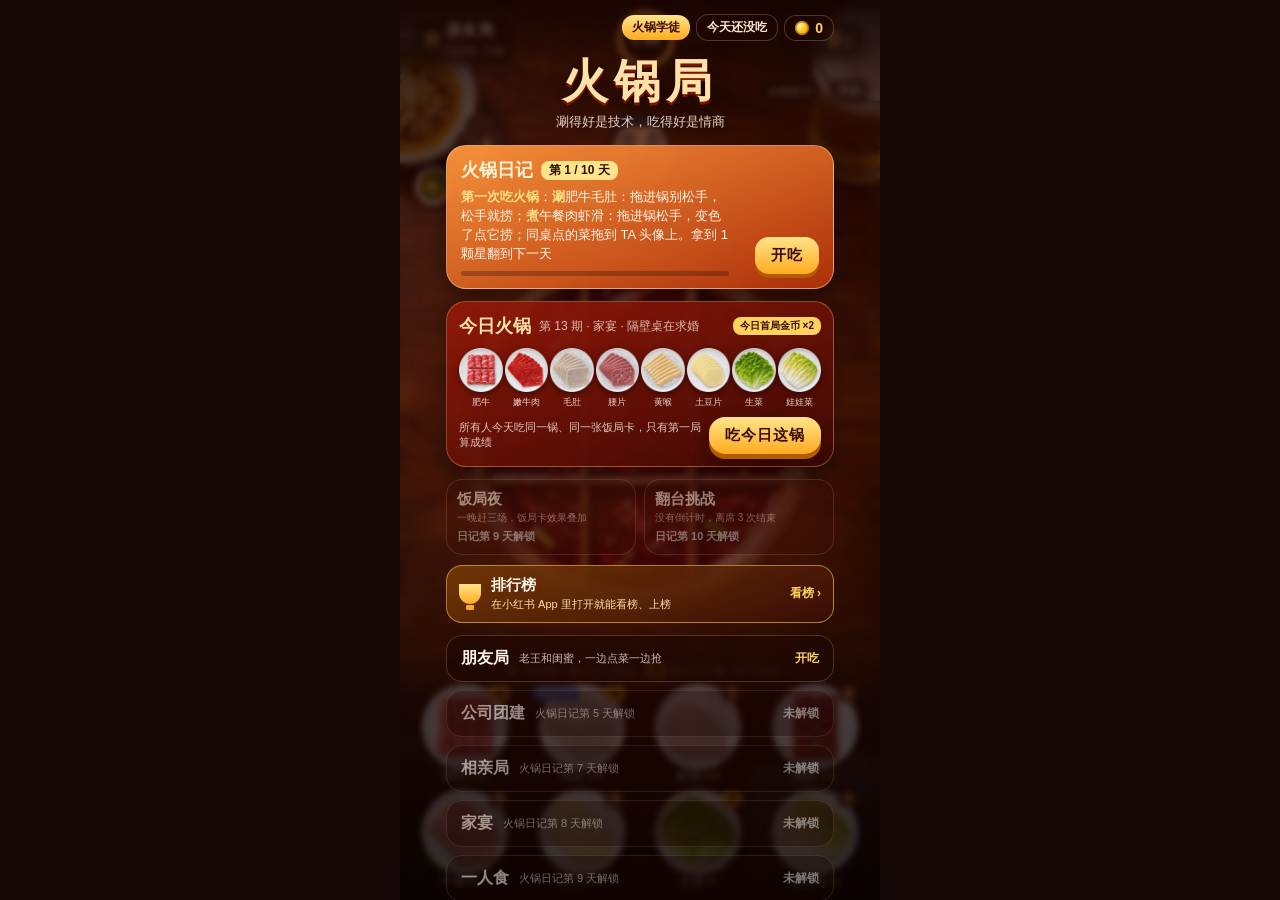
<file: index.html>
<!DOCTYPE html>
<html lang="zh-CN">
<head>
<meta charset="utf-8">
<meta name="viewport" content="width=device-width,initial-scale=1,maximum-scale=1,user-scalable=no,viewport-fit=cover">
<title>火锅局</title>
<link rel="icon" href="data:,">
<link rel="stylesheet" href="style.css">
</head>
<body>
<div id="app">
  <canvas id="cv"></canvas>

  <header id="hud" class="hud">
    <button id="btn-pause" class="pill scene" type="button" aria-label="暂停"><i class="pz"></i><span><b id="hud-scene">朋友局</b><small id="hud-sub">九宫格 · 川渝</small></span></button>
    <div id="timer" class="timer">
      <svg viewBox="0 0 40 40"><circle class="track" cx="20" cy="20" r="18"/><circle id="ring" class="ring" cx="20" cy="20" r="18"/></svg>
      <span id="time">1:00</span>
    </div>
    <div class="pill score"><span id="score">0</span><small>分</small>
      <div id="rec" class="rec hidden"><i><b id="rec-bar"></b></i><small id="rec-text"></small></div>
    </div>
  </header>
  <div id="combo" class="combo"></div>
  <div id="goal" class="goal"></div>
  <div id="tools" class="tools">
    <button id="btn-hint" class="tool" type="button">火候提示</button>
    <span id="pro" class="pro">老手 ×1.2</span>
    <button id="btn-sound" class="tool" type="button">声音</button>
  </div>

  <footer id="tray" class="tray">
    <div class="tray-tip"><em class="tag drop">煮</em>拖进锅，熟了点它捞起　<em class="tag swish">涮</em>按住上下涮，松手捞起</div>
    <div id="plates" class="plates"></div>
  </footer>

  <div id="event" class="event">
    <div class="ev-text"><b id="event-text"></b><small id="event-sub"></small></div>
    <button id="btn-toast" class="toast-btn" type="button">干杯</button>
  </div>

  <div id="coach" class="coach hidden">
    <small id="coach-title"></small>
    <p id="coach-text"></p>
    <button id="coach-btn" class="cta small hidden" type="button">开吃</button>
    <button id="coach-skip" class="skip" type="button">跳过教学</button>
  </div>

  <div id="msg" class="msg"></div>
  <div id="tip" class="tip"></div>

  <section id="intro" class="overlay hidden">
    <div class="card intro">
      <small id="i-sub">第一次玩</small>
      <h2 id="i-title"></h2>
      <ul id="i-list" class="i-list"></ul>
      <button id="btn-intro" class="cta small" type="button">明白了</button>
      <button id="btn-intro-back" class="link" type="button">返回首页</button>
    </div>
  </section>

  <!-- 暂停：局中点左上角，或按手机 / 小红书的返回键 -->
  <section id="pause" class="overlay hidden">
    <div class="card pause-card">
      <small id="pz-sub">暂停中</small>
      <h2>先放下筷子</h2>
      <p id="pz-text" class="sub"></p>
      <button id="btn-resume" class="cta small" type="button">继续吃</button>
      <div class="r-row">
        <button id="btn-restart" class="ghost" type="button">重新开始</button>
        <button id="btn-quit" class="ghost" type="button">回首页</button>
      </div>
    </div>
  </section>

  <!-- 首屏：JS 还没跑起来时就能看到标题和准备状态 -->
  <section id="loading" class="overlay">
    <div class="card">
      <h1>火锅局</h1>
      <p class="sub">涮得好是技术，吃得好是情商</p>
      <p id="loadtext" class="sub" role="status">正在烧锅底…若长时间没反应，请退出后重新打开</p>
      <div class="bar"><i id="loadbar"></i></div>
      <button id="btn-retry" class="cta small hidden" type="button">重试</button>
    </div>
  </section>

  <section id="home" class="overlay hidden">
    <div class="home">
      <div class="home-top">
        <span id="h-title" class="chip title-chip">火锅学徒</span>
        <span id="h-streak" class="chip"></span>
        <span class="chip coin-chip"><i class="coin"></i><b id="h-coins">0</b></span>
      </div>
      <h1 class="logo">火锅局</h1>
      <p class="sub">涮得好是技术，吃得好是情商</p>
      <div id="h-warn" class="warn hidden">当前小红书版本存不了进度，升级到最新版后再玩会自动保存</div>

      <button id="diary" class="diary" type="button">
        <span class="diary-head"><b>火锅日记</b><small id="dy-n">第 1 天</small><em id="dy-cap" class="bonus hidden">今天写满了</em></span>
        <span id="dy-text" class="dy-text"></span>
        <span class="diary-bar"><i id="dy-bar"></i></span>
        <span id="dy-go" class="dy-go">开吃</span>
      </button>

      <div id="daily" class="daily">
        <div class="daily-head"><b>今日火锅</b><small id="d-date"></small><em id="d-bonus" class="bonus">今日首局金币 ×2</em></div>
        <div id="d-menu" class="d-menu"></div>
        <div id="d-grid" class="d-grid hidden"></div>
        <div class="daily-foot"><small id="d-best">所有人今天吃同一锅，比比谁分高</small><button id="btn-daily" class="cta small" type="button">吃今日这锅</button></div>
        <div id="d-lock" class="lock hidden"></div>
      </div>

      <div id="modes" class="modes">
        <button id="btn-night" class="mode-card" type="button"><b>饭局夜</b><small>一晚赶三场，饭局卡效果叠加</small><em id="m-night"></em></button>
        <button id="btn-rush" class="mode-card" type="button"><b>翻台挑战</b><small>没有倒计时，离席 3 次结束</small><em id="m-rush"></em></button>
      </div>

      <button id="h-rank" class="rank-card hidden" type="button"><span class="rk-cup"></span><span class="rk-txt"><b>排行榜</b><small id="h-rank-text">剧本局 · 今日火锅 · 翻台挑战 · 饭局夜</small></span><em>看榜 ›</em></button>

      <div id="scenes" class="scenes"></div>

      <div class="home-nav">
        <button id="btn-shop" class="ghost" type="button">菜单 · 解锁</button>
        <button id="btn-codex" class="ghost" type="button">图鉴 · 成就</button>
      </div>
      <div class="home-nav">
        <button id="btn-code" class="ghost" type="button">输入挑战码</button>
      </div>
      <button id="btn-howto" class="link" type="button">怎么玩</button>
      <div id="h-ver" class="ver"></div>
    </div>
  </section>

  <section id="howto" class="overlay panel hidden">
    <div class="sheet">
      <div class="sheet-head"><b>怎么玩</b></div>
      <div class="how">
        <p><em class="tag drop">煮</em>拖进锅里<b>松手</b>，变色了<b>点它</b>捞起</p>
        <p><em class="tag swish">涮</em>拖进锅<b>别松手</b>，松手就捞起；毛肚上下提放 <b>7~8 次</b>最正宗</p>
        <p><em class="k">火候</em>看颜色和形状，圈<b>变绿</b>就是正好；吃生的扣分最多</p>
        <p><em class="k">九宫格</em><b>中间火最大</b>，四个角最小</p>
        <p><em class="k">点单</em>同桌头顶冒出想吃的菜，涮好了<b>按住拖到 TA 头像上</b>；点一下是自己吃</p>
        <p><em class="k">护食</em>同桌的筷子伸过来，<b>点它</b>挡开</p>
        <p><em class="k">讲话</em>有人讲话时<b>别动筷子</b>；有人举杯要<b>干杯</b></p>
        <p><em class="k">新菜</em>每道解锁的菜都有<b>自己的吃法</b>：嫩牛肉要抖散、鹅肠别提、腰片要大火、牛肉丸会爆汁……第一次下锅会提示</p>
        <p><em class="k">火锅日记</em>每天学一样新本事，拿到星星就翻到下一天（前 3 天 1 颗，之后 2 颗），一天最多翻 3 天</p>
        <p><em class="k">饭局卡</em>每局开吃前<b>三选一</b>：规则会变，完成卡上目标拿<b>第三颗星</b></p>
        <p><em class="k">饭局夜</em>一晚赶三场：朋友局→团建→家宴，选过的卡<b>一路叠加</b></p>
        <p><em class="k">翻台</em>没有倒计时，同桌等不到菜会<b>离席</b>，走 3 个就结束</p>
        <p><em class="k">人格</em>你怎么吃、怎么照顾人，决定你是<b>哪种饭搭子</b>；图鉴里有线索</p>
        <p><em class="k">得分</em>连续完美有连击；关掉火候提示得分 <b>×1.2</b></p>
        <p><em class="k">别贪多</em>一格最多 <b>2 块</b>；菜下太多汤会不滚</p>
        <p><em class="k">换着吃</em>同一道菜一局吃 <b>3 块</b>以内满分，再吃就腻了；<b>越贵的菜分越高</b></p>
        <p><em class="k">今日火锅</em>所有人吃同一锅，只有第一局算成绩；两星以上送<b>补签卡</b>，断一天打卡也能续上</p>
        <p><em class="k">挑战码</em>结算卡上的 9 位码发给朋友，TA 输入就能打<b>同一锅</b>跟你比分</p>
      </div>
      <button id="btn-tutorial" class="cta small" type="button">重看新手教学</button>
      <button class="ghost close" data-close="howto" type="button">返回</button>
    </div>
  </section>

  <section id="shop" class="overlay panel hidden">
    <div class="sheet">
      <div class="sheet-head"><b>菜单 · 解锁</b><span class="chip coin-chip"><i class="coin"></i><b id="s-coins">0</b></span></div>
      <p class="sheet-sub">点菜品选择带不带上桌（<b id="s-count">0</b> / 8），荤素都带上有加分。每道解锁的菜都有<b>自己的吃法</b>。</p>
      <div id="s-list" class="s-list"></div>
      <button class="ghost close" data-close="shop" type="button">返回</button>
    </div>
  </section>

  <section id="codex" class="overlay panel hidden">
    <div class="sheet">
      <div class="sheet-head"><b>图鉴</b><span id="c-title" class="chip title-chip"></span></div>
      <p id="c-next" class="sheet-sub"></p>
      <div class="tabs"><button class="tab on" data-tab="per" type="button">饭局人格</button><button class="tab" data-tab="dex" type="button">菜品图鉴</button><button class="tab" data-tab="mom" type="button">朋友圈</button><button class="tab" data-tab="ach" type="button">成就</button></div>
      <div id="c-mom" class="c-list hidden"></div>
      <div id="c-per" class="c-list"></div>
      <div id="c-dex" class="c-list hidden"></div>
      <div id="c-ach" class="c-list hidden"></div>
      <button class="ghost close" data-close="codex" type="button">返回</button>
    </div>
  </section>

  <section id="flip" class="overlay hidden">
    <div class="flip-card" id="flip-card">
      <div class="flip-art" id="flip-art"></div>
      <small id="flip-sub">本局饭局卡</small>
      <b id="flip-name"></b>
      <p id="flip-rule"></p>
      <p class="flip-goal">★★★ 目标：<span id="flip-goal"></span></p>
      <em>点一下开吃</em>
    </div>
  </section>

  <section id="choose" class="overlay hidden">
    <div class="choose">
      <small id="ch-sub">本局饭局卡 · 挑一张</small>
      <div id="ch-stack" class="ch-stack hidden"></div>
      <div id="ch-list" class="ch-list"></div>
      <button id="ch-back" class="link" type="button">返回首页</button>
    </div>
  </section>

  <section id="night" class="overlay hidden">
    <div class="card night-card">
      <small id="nt-sub">饭局夜</small>
      <h2 id="nt-score"></h2>
      <p id="nt-text" class="sub"></p>
      <div id="nt-tables" class="nt-tables"></div>
      <button id="btn-next-table" class="cta small" type="button">去下一桌</button>
      <button id="btn-night-quit" class="link" type="button">不吃了，回首页</button>
    </div>
  </section>

  <section id="codebox" class="overlay panel hidden">
    <div class="sheet">
      <div class="sheet-head"><b id="cb-title">挑战码</b></div>
      <div id="cb-show" class="hidden">
        <div id="cb-code" class="cb-code"></div>
        <p id="cb-text" class="sheet-sub"></p>
        <button id="cb-post" class="cta" type="button">发笔记邀请挑战</button>
      </div>
      <div id="cb-input" class="hidden">
        <p class="sheet-sub">朋友结算卡底部印着 9 位挑战码，输进来就能打<b>同一锅</b>，菜单、锅底、饭局卡、事件都一样</p>
        <input id="cb-field" class="cb-field" type="text" maxlength="11" placeholder="例如 3K9-QW2-7ZX" autocomplete="off" autocapitalize="characters" spellcheck="false">
        <p id="cb-err" class="cb-err"></p>
        <button id="cb-go" class="cta" type="button">开吃这一锅</button>
      </div>
      <div id="cb-make" class="hidden">
        <p class="sheet-sub">这局是你自选的菜单，朋友没法打同一锅。<b>出一道挑战题</b>：用随机菜单在同一个剧本吃一局，吃完就生成挑战码。</p>
        <button id="cb-start" class="cta" type="button">出一道挑战题</button>
      </div>
      <button id="cb-back" class="ghost close" type="button">返回</button>
    </div>
  </section>

  <section id="rank" class="overlay panel hidden">
    <div class="sheet">
      <div class="sheet-head"><button class="hd-back" data-close="rank" type="button">‹ 返回</button><b>排行榜</b></div>
      <div class="tabs"><button class="tab on" data-rk="round" type="button">剧本局</button><button class="tab" data-rk="daily" type="button">今日火锅</button><button class="tab" data-rk="rush" type="button">翻台</button><button class="tab" data-rk="night" type="button">饭局夜</button></div>
      <div id="rk-per" class="rk-per hidden"></div>
      <div id="rk-body" class="c-list"></div>
      <div id="rk-me" class="rk-me hidden"></div>
      <button class="ghost close" data-close="rank" type="button">返回</button>
    </div>
  </section>

  <section id="pair" class="overlay panel hidden">
    <div class="sheet">
      <div class="sheet-head"><b>测测饭搭子</b></div>
      <p class="sheet-sub">你朋友测出来是哪种人格？选一个，生成你们俩的配对卡</p>
      <div id="p-list" class="p-list"></div>
      <img id="p-img" class="r-img hidden" alt="饭搭子配对卡">
      <button id="p-save" class="cta hidden" type="button">保存配对卡</button>
      <button class="ghost close" data-close="pair" type="button">返回</button>
    </div>
  </section>

  <section id="result" class="overlay hidden">
    <div class="result-wrap">
      <!-- 第一屏：先告诉玩家「你是谁」（最想分享的东西），再给「再来一局」和「发给饭搭子」 -->
      <div class="r-top">
        <small id="r-label"></small>
        <div id="r-persona" class="r-persona">
          <small>经鉴定，你是</small>
          <b id="r-pname"></b>
          <p id="r-pline"></p>
          <em id="r-prare" class="r-prare"></em>
        </div>
        <div class="r-sum"><span class="r-score"><b id="r-score">0</b><span>分</span></span><span id="r-stars" class="r-stars"></span></div>
        <div id="r-chal" class="r-chal"></div>
        <div id="r-rec" class="r-rec"></div>
      </div>
      <div id="r-vs" class="r-vs hidden"></div>
      <button id="btn-again" class="cta again" type="button">再来一局</button>
      <button id="btn-invite" class="invite" type="button">发给饭搭子，看 TA 是什么人格</button>
      <button id="r-rank" class="r-rank hidden" type="button"></button>
      <div id="r-day" class="r-day hidden"></div>
      <button id="r-next" class="r-next hidden" type="button"><span id="r-next-text"></span><i><b id="r-next-bar"></b></i></button>
      <div id="r-loss" class="r-loss hidden"></div>
      <div class="r-row">
        <button id="btn-post" class="ghost hot" type="button">发笔记</button>
        <button id="btn-save" class="ghost" type="button">保存</button>
        <button id="btn-challenge" class="ghost" type="button">挑战好友</button>
        <button id="btn-home" class="ghost" type="button">回首页</button>
      </div>
      <img id="r-img" class="r-img" alt="饭局报告">
      <p id="save-tip" class="save-tip"></p>
      <div id="r-ai" class="r-ai hidden"></div>
      <div id="r-near" class="r-near hidden"></div>
      <div id="r-moments" class="r-moments"></div>
      <div id="rewards" class="rewards"></div>
      <div class="r-row">
        <button id="btn-share" class="ghost hidden" type="button">私信给好友</button>
        <button id="btn-pair" class="ghost" type="button">测饭搭子</button>
      </div>
      <button id="btn-home2" class="ghost wide" type="button">回首页</button>
    </div>
  </section>
</div>
<script src="js/config.js"></script>
<script src="js/platform.js"></script>
<script src="js/fx.js"></script>
<script src="js/audio.js"></script>
<script src="js/game.js"></script>
<script src="js/table.js"></script>
<script src="js/cards.js"></script>
<script src="js/moments.js"></script>
<script src="js/meta.js"></script>
<script src="js/progress.js"></script>
<script src="js/card.js"></script>
<script src="js/tutorial.js"></script>
<script src="js/main.js"></script>
</body>
</html>
</file>
<file: style.css>
* { box-sizing: border-box; margin: 0; padding: 0; -webkit-tap-highlight-color: transparent; }
html, body { height: 100%; background: #140604; overflow: hidden; }
body {
  font-family: "PingFang SC", "Hiragino Sans GB", "Microsoft YaHei", sans-serif;
  color: #fff6ea; -webkit-user-select: none; user-select: none; -webkit-touch-callout: none;
}
#app { position: relative; width: 100%; max-width: 480px; height: 100%; margin: 0 auto; overflow: hidden; }
#cv, .tray, .hud, .tools { touch-action: none; }
#cv { position: absolute; left: 0; top: 0; display: block; }

/* ---------- 顶部 HUD ---------- */
.hud {
  position: absolute; left: 0; right: 0; top: 0; z-index: 2;
  display: flex; align-items: center; justify-content: space-between;
  padding: 10px 14px 8px;
  padding: calc(10px + env(safe-area-inset-top)) 14px 8px;
  background: linear-gradient(rgba(20,4,2,0.75), rgba(20,4,2,0));
  pointer-events: none;
}
.pill {
  min-width: 92px; padding: 6px 12px; border-radius: 16px;
  background: rgba(30,8,4,0.55); border: 1px solid rgba(255,200,140,0.22);
  box-shadow: inset 0 1px 0 rgba(255,255,255,0.08), 0 4px 14px rgba(0,0,0,0.35);
  -webkit-backdrop-filter: blur(8px); backdrop-filter: blur(8px);
}
.pill.scene b { display: block; font-size: 15px; letter-spacing: 1px; }
.pill.scene small { font-size: 10px; opacity: 0.7; }
.pill.score { text-align: right; }
.pill.score span { font-size: 22px; font-weight: 900; color: #ffd35c; font-variant-numeric: tabular-nums; }
.pill.score small { margin-left: 2px; font-size: 11px; opacity: 0.75; }

.timer { position: relative; width: 58px; height: 58px; }
.timer svg { width: 100%; height: 100%; transform: rotate(-90deg); }
.timer circle { fill: rgba(30,8,4,0.6); stroke-width: 3.5; }
.timer .track { stroke: rgba(255,255,255,0.12); }
.timer .ring { fill: none; stroke: #ffb347; stroke-linecap: round; stroke-dasharray: 113; stroke-dashoffset: 0; transition: stroke 0.3s; }
.timer span { position: absolute; left: 0; top: 0; right: 0; bottom: 0; display: flex; align-items: center; justify-content: center; font-weight: 900; font-size: 15px; font-variant-numeric: tabular-nums; }
.timer.urgent .ring { stroke: #ff4b3a; }
.timer.urgent span { color: #ff6b5a; animation: pulse 0.6s infinite alternate; }
@keyframes pulse { to { transform: scale(1.12); } }

.combo {
  position: absolute; z-index: 2; left: 50%; top: 76px; top: calc(76px + env(safe-area-inset-top)); transform: translate(-50%, -6px) scale(0.8);
  padding: 3px 14px; border-radius: 12px; font-weight: 900; font-size: 14px; color: #2a0b00;
  background: linear-gradient(#ffe27a, #ffb000); opacity: 0; transition: all 0.2s; pointer-events: none;
}
.combo.show { opacity: 1; transform: translate(-50%, 0) scale(1); }

.tools { position: absolute; z-index: 2; right: 10px; top: 82px; top: calc(82px + env(safe-area-inset-top)); display: flex; flex-direction: row; align-items: center; }
.tools .tool, .tools .pro { margin-left: 6px; }
.tool {
  font: inherit; font-size: 11px; color: #fff3df; padding: 5px 9px; border-radius: 10px;
  background: rgba(30,8,4,0.55); border: 1px solid rgba(255,200,140,0.22);
}
.tool.off { opacity: 0.45; text-decoration: line-through; }
.pro { font-size: 10px; font-weight: 900; text-align: center; color: #3a0d00; padding: 3px 6px; border-radius: 8px; background: linear-gradient(#ffe48a, #ffab1f); display: none; }
.pro.show { display: block; }

/* 突发事件横幅 */
.event {
  position: absolute; z-index: 3; left: 50%; bottom: 200px;
  transform: translate(-50%, 20px); opacity: 0; pointer-events: none; transition: all 0.25s;
  display: flex; align-items: center; min-width: 230px; max-width: 92%; padding: 8px 14px; border-radius: 16px; text-align: left;
  background: linear-gradient(160deg, rgba(150,25,8,0.95), rgba(70,10,3,0.95));
  border: 1px solid rgba(255,200,140,0.4); box-shadow: 0 10px 26px rgba(0,0,0,0.5);
}
.event.show { opacity: 1; transform: translate(-50%, 0); }
.event b { display: block; font-size: 14px; color: #ffe2a8; white-space: nowrap; }
.event small { display: block; font-size: 11px; opacity: 0.8; margin-top: 2px; }
.event.fire { background: linear-gradient(160deg, rgba(230,80,10,0.96), rgba(120,20,0,0.96)); }
.event.soup { background: linear-gradient(160deg, rgba(90,60,40,0.95), rgba(40,22,12,0.95)); }
.toast-btn {
  display: none; flex: none; margin: 0 0 0 12px; padding: 9px 18px; border: 0; border-radius: 14px;
  font: inherit; font-size: 17px; font-weight: 900; letter-spacing: 4px; color: #3a0d00;
  background: linear-gradient(#ffe48a, #ffab1f); box-shadow: 0 4px 0 #b35b00;
  animation: pulse 0.45s infinite alternate;
}
.event.toast { pointer-events: auto; }
.event.toast .toast-btn { display: block; }
.event .bar-t { display: block; height: 3px; margin-top: 6px; border-radius: 2px; background: rgba(255,255,255,0.15); overflow: hidden; }
.event .bar-t i { display: block; height: 100%; background: #ffd35c; }

/* ---------- 底部菜盘 ---------- */
.tray {
  position: absolute; z-index: 2; left: 0; right: 0; bottom: 0;
  padding: 8px 10px 10px;
  padding: 8px 10px calc(10px + env(safe-area-inset-bottom));
  background: linear-gradient(rgba(25,7,3,0), rgba(25,7,3,0.82) 22%, rgba(18,5,2,0.95));
}
.tray-tip { text-align: center; font-size: 11px; opacity: 0.85; margin: 8px 0 6px; }
.tag { display: inline-block; font-style: normal; font-weight: 900; font-size: 10px; padding: 1px 5px; margin: 0 3px 0 0; border-radius: 6px; vertical-align: 1px; }
.tag.drop { background: #5a2a10; color: #ffcf8a; }
.tag.swish { background: #ffab1f; color: #3a0d00; }
.plate { position: relative; }
.plate .tag { position: absolute; top: 2px; right: 8%; }
.plates { display: grid; grid-template-columns: repeat(4, 1fr); grid-gap: 4px 6px; }
.plate { display: flex; flex-direction: column; align-items: center; touch-action: none; cursor: grab; }
.plate img { width: 100%; max-width: 86px; height: auto; filter: drop-shadow(0 5px 6px rgba(0,0,0,0.5)); transition: transform 0.15s; pointer-events: none; }
.plate span { font-size: 12px; font-weight: 700; margin-top: -2px; text-shadow: 0 1px 3px #000; }
.plate.pressed img { transform: scale(0.9) translateY(3px); }

/* ---------- 浮层 ---------- */
.overlay {
  position: absolute; left: 0; top: 0; right: 0; bottom: 0; z-index: 5; display: flex; align-items: center; justify-content: center;
  background: radial-gradient(circle at 50% 40%, rgba(60,10,4,0.55), rgba(8,2,1,0.85));
  -webkit-backdrop-filter: blur(3px); backdrop-filter: blur(3px);
  transition: opacity 0.3s;
}
.overlay.hidden { opacity: 0; pointer-events: none; }
.card {
  width: 84%; max-width: 340px; padding: 26px 22px 22px; border-radius: 24px; text-align: center;
  background: linear-gradient(160deg, rgba(120,20,8,0.92), rgba(50,8,3,0.95));
  border: 1px solid rgba(255,190,120,0.3);
  box-shadow: 0 20px 50px rgba(0,0,0,0.6), inset 0 1px 0 rgba(255,255,255,0.12);
}
.card h1 { font-size: 40px; font-weight: 900; letter-spacing: 4px; color: #ffe2a8; text-shadow: 0 3px 0 #7a1400, 0 6px 16px rgba(0,0,0,0.5); }
.card .sub { margin-top: 6px; font-size: 13px; opacity: 0.85; }
.rules { list-style: none; margin: 18px 0 20px; text-align: left; font-size: 13px; line-height: 1.5; }
.rules li { padding: 7px 10px; margin-bottom: 6px; border-radius: 10px; background: rgba(0,0,0,0.22); }
.rules b { color: #ffd35c; }
.cta {
  width: 100%; padding: 13px 0; border: 0; border-radius: 16px; font: inherit; font-size: 18px; font-weight: 900; letter-spacing: 6px;
  color: #3a0d00; background: linear-gradient(#ffe48a, #ffab1f); box-shadow: 0 5px 0 #b35b00, 0 10px 20px rgba(0,0,0,0.4);
}
.cta:active { transform: translateY(3px); box-shadow: 0 2px 0 #b35b00; }
.bar { margin-top: 16px; height: 6px; border-radius: 3px; background: rgba(255,255,255,0.12); overflow: hidden; }
.bar i { display: block; height: 100%; width: 0; background: linear-gradient(90deg, #ff8a3d, #ffd35c); transition: width 0.2s; }

.result .eyebrow { font-size: 11px; letter-spacing: 3px; opacity: 0.7; }
.result h1 { font-size: 36px; margin-top: 2px; }
.result .big { margin: 14px 0 10px; }
.result .big span { font-size: 46px; font-weight: 900; color: #ffd35c; font-variant-numeric: tabular-nums; }
.result .big small { font-size: 14px; opacity: 0.7; margin-left: 2px; }
.stats { display: grid; grid-template-columns: repeat(3, 1fr); grid-gap: 8px; margin-bottom: 18px; }
.stats div { padding: 8px 2px; border-radius: 10px; background: rgba(0,0,0,0.25); }
.stats b { display: block; font-size: 20px; font-variant-numeric: tabular-nums; }
.stats span { font-size: 10px; opacity: 0.75; }

/* ---------- 新手引导 ---------- */
.coach {
  position: absolute; z-index: 4; left: 12px; right: 12px; bottom: 220px;
  padding: 12px 16px 10px; border-radius: 18px; text-align: center;
  background: rgba(20,5,2,0.86); border: 1px solid rgba(255,200,140,0.35);
  box-shadow: 0 10px 30px rgba(0,0,0,0.5); transition: opacity 0.25s, transform 0.25s;
  -webkit-backdrop-filter: blur(6px); backdrop-filter: blur(6px);
}
.coach.hidden { opacity: 0; transform: translateY(12px); pointer-events: none; }
.coach small { display: block; font-size: 11px; letter-spacing: 1px; color: #ffb347; font-weight: 800; }
.coach p { margin-top: 4px; font-size: 15px; line-height: 1.5; }
.coach p b { color: #ffd35c; }
.coach .skip { margin-top: 6px; font: inherit; font-size: 11px; color: rgba(255,240,220,0.55); background: none; border: 0; padding: 4px 10px; }
.cta.small { margin-top: 10px; padding: 10px 0; font-size: 16px; }
.cta.hidden { display: none; }
.plate.glow img { animation: glow 0.8s infinite alternate; }
@keyframes glow {
  from { filter: drop-shadow(0 0 0 rgba(255,200,60,0)); transform: scale(1); }
  to { filter: drop-shadow(0 0 12px rgba(255,200,60,0.95)); transform: scale(1.06); }
}

/* ---------- 开始页 ---------- */
.best { margin: -6px 0 12px; font-size: 12px; color: #ffd35c; min-height: 1px; }
.link { margin-top: 12px; font: inherit; font-size: 13px; color: rgba(255,240,220,0.75); background: none; border: 0; text-decoration: underline; padding: 6px; }

/* ---------- 结算卡 ---------- */
.result-wrap { width: 88%; max-width: 380px; text-align: center; }
.r-img { display: block; width: 100%; max-height: 62vh; -o-object-fit: contain; object-fit: contain; border-radius: 18px; box-shadow: 0 18px 50px rgba(0,0,0,0.65); -webkit-touch-callout: default; }
.save-tip { min-height: 18px; margin: 8px 0 4px; font-size: 12px; color: #ffd35c; }
.r-actions .cta { margin-top: 4px; }
.r-row { display: flex; margin-top: 10px; }
.r-row .ghost + .ghost { margin-left: 10px; }
.ghost {
  flex: 1; padding: 11px 0; border-radius: 14px; font: inherit; font-size: 15px; font-weight: 800; color: #ffe2a8;
  background: rgba(255,255,255,0.06); border: 1px solid rgba(255,200,140,0.4);
}
.ghost.hidden { display: none; }

/* ---------- 提示条 ---------- */
.msg {
  position: absolute; z-index: 9; left: 50%; top: 45%; transform: translate(-50%, -50%) scale(0.9);
  padding: 10px 18px; border-radius: 14px; font-size: 14px; font-weight: 700; max-width: 86%; text-align: center;
  background: rgba(0,0,0,0.78); opacity: 0; pointer-events: none; transition: all 0.2s;
}
.msg.show { opacity: 1; transform: translate(-50%, -50%) scale(1); }

/* ---------- 首页 ---------- */
.overlay { touch-action: pan-y; }
#home, .panel { align-items: flex-start; overflow-y: auto; -webkit-overflow-scrolling: touch; }
.home { width: 100%; max-width: 420px; margin: 0 auto; padding: 14px 16px 24px; padding-top: calc(14px + var(--inset-top, 0px)); text-align: center; }
.home-top { display: flex; align-items: center; justify-content: flex-end; flex-wrap: wrap; }
.home-top .chip { margin-left: 6px; }
.chip { display: inline-flex; align-items: center; padding: 4px 10px; border-radius: 12px; font-size: 12px; font-weight: 700;
  background: rgba(30,8,4,0.6); border: 1px solid rgba(255,200,140,0.25); color: #ffe9cf; }
.title-chip { color: #3a0d00; background: linear-gradient(#ffe48a, #ffab1f); border: 0; }
.coin-chip b { margin-left: 4px; color: #ffd35c; font-size: 14px; font-variant-numeric: tabular-nums; }
.coin { display: inline-block; width: 14px; height: 14px; border-radius: 50%; vertical-align: -2px; margin-right: 2px;
  background: radial-gradient(circle at 35% 35%, #fff3b0, #ffc21a 45%, #d98a00); box-shadow: inset 0 0 0 1.5px rgba(150,80,0,0.6); }
.logo { margin-top: 10px; font-size: 46px; font-weight: 900; letter-spacing: 6px; color: #ffe2a8; text-shadow: 0 3px 0 #7a1400, 0 8px 20px rgba(0,0,0,0.6); }
.home .sub { font-size: 13px; opacity: 0.85; margin-bottom: 14px; }

.daily { padding: 12px 12px 12px; border-radius: 20px; text-align: left;
  background: linear-gradient(160deg, rgba(150,25,8,0.92), rgba(60,9,3,0.95)); border: 1px solid rgba(255,190,120,0.35);
  box-shadow: 0 12px 30px rgba(0,0,0,0.5); }
.daily-head { display: flex; align-items: center; }
.daily-head b { font-size: 18px; color: #ffe2a8; }
.daily-head small { margin-left: 8px; font-size: 12px; opacity: 0.75; }
.bonus { margin-left: auto; font-style: normal; font-size: 10px; font-weight: 900; padding: 2px 7px; border-radius: 8px; color: #3a0d00; background: #ffd35c; }
.d-menu { display: grid; grid-template-columns: repeat(8, 1fr); grid-gap: 2px; margin: 10px 0 8px; }
.d-item { text-align: center; }
.d-item img { width: 100%; height: auto; filter: drop-shadow(0 2px 3px rgba(0,0,0,0.5)); }
.d-item small { display: block; font-size: 9px; opacity: 0.85; white-space: nowrap; }
.daily-foot { display: flex; align-items: center; }
.daily-foot small { flex: 1; font-size: 11px; opacity: 0.8; padding-right: 8px; }
.daily-foot .cta.small { width: auto; margin: 0; padding: 9px 16px; letter-spacing: 1px; font-size: 15px; }

.scenes { margin-top: 12px; }
.scene-card { display: flex; align-items: center; width: 100%; margin-bottom: 8px; padding: 12px 14px; border-radius: 16px; text-align: left;
  font: inherit; color: #fff6ea; background: rgba(30,8,4,0.62); border: 1px solid rgba(255,200,140,0.22); }
.scene-card b { font-size: 16px; margin-right: 10px; white-space: nowrap; }
.scene-card small { flex: 1; font-size: 11px; opacity: 0.75; }
.scene-card em { font-style: normal; font-size: 12px; font-weight: 800; color: #ffd35c; white-space: nowrap; margin-left: 8px; }
.scene-card.locked { opacity: 0.55; }
.scene-card.locked em { color: #ccc; }
.home-nav { display: flex; margin-top: 4px; }
.home-nav .ghost + .ghost { margin-left: 10px; }

/* ---------- 商店 / 图鉴 面板 ---------- */
.sheet { width: 100%; max-width: 440px; margin: 0 auto; padding: 16px 14px 24px; padding-top: calc(16px + var(--inset-top, 0px)); }
.sheet-head { display: flex; align-items: center; justify-content: space-between; }
.sheet-head > b { font-size: 22px; color: #ffe2a8; }
.sheet-sub { margin: 8px 0 12px; font-size: 12px; opacity: 0.8; line-height: 1.5; }
.sheet-sub b { color: #ffd35c; }
.s-list { display: grid; grid-template-columns: repeat(2, 1fr); grid-gap: 10px; }
.s-item { position: relative; padding: 10px 8px 10px; border-radius: 16px; text-align: center; background: rgba(30,8,4,0.6); border: 2px solid rgba(255,200,140,0.15); }
.s-item img { width: 72%; height: auto; filter: drop-shadow(0 4px 5px rgba(0,0,0,0.5)); }
.s-item b { display: block; margin-top: 2px; font-size: 15px; }
.s-item b .tag { vertical-align: 2px; }
.s-item small { display: block; font-size: 10px; opacity: 0.7; margin-top: 2px; }
.s-item .state { display: inline-block; margin-top: 6px; padding: 4px 12px; border-radius: 10px; font-size: 12px; font-weight: 800; background: rgba(255,255,255,0.08); }
.s-item.on { border-color: #ffb347; background: rgba(120,30,6,0.7); }
.s-item.on .state { color: #3a0d00; background: linear-gradient(#ffe48a, #ffab1f); }
.s-item.locked img { filter: grayscale(0.85) brightness(0.6); }
.s-item.locked .state { color: #ffd35c; border: 1px solid rgba(255,211,92,0.5); }
.close { display: block; width: 100%; margin-top: 16px; }

.tabs { display: flex; margin-bottom: 10px; border-radius: 12px; background: rgba(0,0,0,0.3); padding: 3px; }
.tab { flex: 1; padding: 8px 0; border: 0; border-radius: 10px; font: inherit; font-size: 13px; font-weight: 800; color: rgba(255,240,220,0.6); background: none; }
.tab.on { color: #3a0d00; background: linear-gradient(#ffe48a, #ffab1f); }
.c-list.hidden { display: none; }
.c-row { display: flex; align-items: center; padding: 8px 10px; margin-bottom: 6px; border-radius: 14px; background: rgba(30,8,4,0.6); text-align: left; }
.c-row img { width: 44px; height: 44px; -o-object-fit: contain; object-fit: contain; margin-right: 10px; }
.c-row.dim { opacity: 0.5; }
.c-info { flex: 1; }
.c-info b { font-size: 14px; }
.c-info small { display: block; font-size: 11px; opacity: 0.7; margin-top: 1px; }
.prog { display: block; height: 4px; margin-top: 5px; border-radius: 2px; background: rgba(255,255,255,0.12); overflow: hidden; }
.prog i { display: block; height: 100%; background: linear-gradient(90deg, #ff8a3d, #ffd35c); }
.badge { font-style: normal; font-size: 10px; font-weight: 900; padding: 1px 6px; border-radius: 6px; margin-left: 4px; vertical-align: 1px; }
.badge.b0 { background: #b86b3a; color: #fff; } .badge.b1 { background: #cfd6de; color: #333; } .badge.b2 { background: #ffd35c; color: #3a0d00; }
.c-row.ach .state { font-size: 12px; font-weight: 800; color: #ffd35c; white-space: nowrap; }
.c-row.ach.done { background: rgba(120,30,6,0.7); }
.c-row.ach.done .state { color: #7dff9a; }
.c-row.ach:not(.done) { opacity: 0.75; }

/* ---------- 结算奖励 ---------- */
#result { overflow-y: auto; align-items: flex-start; }
.result-wrap { margin: 0 auto; padding: 16px 0 24px; padding-top: calc(16px + var(--inset-top, 0px)); }
.r-img { max-height: 44vh; margin: 12px auto 0; }
.rewards { margin: 4px 0 10px; padding: 8px 12px; border-radius: 14px; background: rgba(30,8,4,0.7); text-align: left; }
.rw-total { font-size: 18px; font-weight: 900; color: #ffd35c; text-align: center; }
.rw-total small { margin-left: 8px; font-size: 11px; color: rgba(255,240,220,0.6); font-weight: 600; }
.rw-line { display: flex; justify-content: space-between; font-size: 12px; padding: 2px 0; opacity: 0.85; }
.rw-line b { color: #ffd35c; }
.rw-up { margin-top: 4px; text-align: center; font-size: 13px; font-weight: 900; color: #3a0d00; padding: 4px; border-radius: 8px; background: linear-gradient(#ffe48a, #ffab1f); }
.r-row .ghost { font-size: 14px; }

.panel { background: linear-gradient(180deg, rgba(40,8,3,0.97), rgba(18,4,2,0.98)); }

/* ---------- 怎么玩 ---------- */
.how { margin: 10px 0 14px; }
.how p { position: relative; padding: 10px 12px 10px 78px; margin-bottom: 6px; border-radius: 12px; background: rgba(30,8,4,0.6); font-size: 14px; line-height: 1.5; text-align: left; }
.how p b { color: #ffd35c; }
.how .tag, .how .k { position: absolute; left: 12px; top: 12px; margin: 0; }
.how .k { font-style: normal; font-size: 11px; font-weight: 900; padding: 1px 6px; border-radius: 6px; background: rgba(255,255,255,0.12); color: #ffe2a8; min-width: 52px; text-align: center; }
#howto .cta.small { margin-top: 0; }

/* ---------- 剧本开场卡 ---------- */
.intro small { font-size: 11px; letter-spacing: 2px; color: #ffb347; font-weight: 800; }
.intro h2 { font-size: 30px; font-weight: 900; color: #ffe2a8; margin: 4px 0 12px; }
.i-list { list-style: none; text-align: left; margin-bottom: 14px; }
.i-list li { padding: 9px 12px; margin-bottom: 6px; border-radius: 10px; background: rgba(0,0,0,0.25); font-size: 14px; }
.i-list b { color: #ffd35c; }

/* ---------- 一次性提示 ---------- */
.tip {
  position: absolute; z-index: 4; left: 50%; top: 120px; top: calc(120px + var(--inset-top, 0px)); transform: translate(-50%, -8px);
  max-width: 86%; padding: 8px 16px; border-radius: 14px; font-size: 13px; font-weight: 700; text-align: center;
  color: #3a0d00; background: linear-gradient(#ffe48a, #ffab1f); box-shadow: 0 8px 20px rgba(0,0,0,0.45);
  opacity: 0; pointer-events: none; transition: all 0.25s;
}
.tip.show { opacity: 1; transform: translate(-50%, 0); }
.rw-hint { margin-top: 4px; text-align: center; font-size: 12px; color: #ffd35c; }

.s-head { grid-column: 1 / -1; margin: 6px 2px -2px; font-size: 13px; font-weight: 900; color: #ffb347; letter-spacing: 2px; }
.s-item.pot img { width: 64%; }

.ver { margin-top: 4px; font-size: 11px; color: rgba(255,240,220,0.4); letter-spacing: 1px; }
.plate span .pr { font-style: normal; color: #ffd35c; font-size: 10px; margin-left: 2px; }
.event.speech { background: linear-gradient(160deg, rgba(70,60,120,0.96), rgba(30,24,60,0.96)); }
.badge.r-N { background: #6b5a4a; color: #fff3e0; } .badge.r-R { background: #2f6fa8; color: #e8f4ff; } .badge.r-SR { background: #6a3aa8; color: #f3e8ff; } .badge.r-SSR { background: #e0a21a; color: #3a2200; }

.goal { position: absolute; z-index: 2; left: 10px; top: 82px; max-width: 46%; padding: 4px 10px; border-radius: 10px; font-size: 11px; font-weight: 700;
  color: #ffe9c9; background: rgba(30,8,4,0.62); border: 1px solid rgba(255,200,140,0.25); display: none; pointer-events: none; white-space: nowrap; overflow: hidden; text-overflow: ellipsis; }
.goal.show { display: block; }
.goal.done { color: #2a1400; background: linear-gradient(#ffe27a, #ffb000); border-color: transparent; }
#flip { background: rgba(10,2,0,0.72); display: flex; align-items: center; justify-content: center; }
#flip.hidden { display: none; }
.flip-card { width: 78%; max-width: 330px; border-radius: 20px; overflow: hidden; background: #2a0d06; border: 2px solid rgba(255,211,92,0.6); text-align: center; color: #ffe9c9;
  box-shadow: 0 20px 50px rgba(0,0,0,0.6); animation: flipin 0.5s ease-out; padding-bottom: 14px; }
@keyframes flipin { from { transform: perspective(600px) rotateY(90deg) scale(0.8); opacity: 0; } to { transform: none; opacity: 1; } }
.flip-art { height: 250px; background-size: cover; background-position: center 72%; display: flex; align-items: center; justify-content: center; font-size: 26px; font-weight: 900; color: rgba(255,255,255,0.9); }
.flip-card small { display: block; margin-top: 12px; font-size: 11px; opacity: 0.7; letter-spacing: 2px; }
.flip-card b { display: block; font-size: 24px; font-weight: 900; color: #ffd35c; margin: 2px 0 6px; }
.flip-card p { margin: 0 16px 6px; font-size: 13px; line-height: 1.5; }
.flip-card .flip-goal { color: #fff3c4; font-weight: 700; }
.flip-card em { display: block; margin-top: 8px; font-style: normal; font-size: 11px; opacity: 0.6; }
.stars { color: #ffd35c; letter-spacing: 2px; }

.r-near { margin: 10px 0 0; padding: 8px 12px; border-radius: 12px; font-size: 13px; color: #2a1400; background: linear-gradient(#ffe27a, #ffb000); font-weight: 700; text-align: center; }
.r-near.hidden { display: none; }
.r-moments { margin-top: 10px; text-align: left; }
.mom { display: flex; padding: 10px 12px; margin-top: 8px; border-radius: 14px; background: rgba(255,250,242,0.96); color: #3a1a10; }
.mom-av { flex: none; margin-right: 10px; width: 38px; height: 38px; border-radius: 8px; background: #d98a3a; color: #fff; font-weight: 900; display: flex; align-items: center; justify-content: center; font-size: 16px; overflow: hidden; }
.mom-av img { width: 130%; margin: -15%; }
.mom-body { flex: 1; min-width: 0; }
.mom-body b { display: block; font-size: 13px; color: #576b95; }
.mom-body p { margin: 2px 0 4px; font-size: 13px; line-height: 1.45; }
.mom-body .mom-img { width: 62%; border-radius: 6px; display: block; margin: 4px 0; }
.mom-body .mom-meta { font-size: 11px; color: #9a8a80; }
.mom-body .mom-like { margin-top: 4px; padding: 4px 6px; border-radius: 4px; background: #f3efe8; font-size: 11px; color: #576b95; }
.mom-body .mom-unlock { margin-top: 4px; font-size: 11px; font-weight: 900; color: #c2410c; }
.mom-tag { font-size: 10px; font-weight: 900; color: #fff; background: #e0a21a; border-radius: 6px; padding: 1px 6px; margin-left: 4px; }
.p-list { display: flex; flex-wrap: wrap; justify-content: center; margin: 6px 0 10px; }
.p-list button { font: inherit; font-size: 12px; margin: 3px; padding: 6px 10px; border-radius: 14px; color: #ffe9c9; background: rgba(30,8,4,0.6); border: 1px solid rgba(255,200,140,0.3); }
.bonds { display: flex; flex-wrap: wrap; justify-content: center; padding: 4px 0 8px; }
.bonds span { font-size: 11px; margin: 2px 4px; padding: 3px 8px; border-radius: 10px; background: rgba(30,8,4,0.55); color: #ffe9c9; }
.bonds span i { font-style: normal; color: #ff7fa0; }
.event.proposal { background: linear-gradient(160deg, rgba(210,80,130,0.96), rgba(110,20,60,0.96)); }
.event.song { background: linear-gradient(160deg, rgba(230,110,150,0.96), rgba(140,40,90,0.96)); }
/* 矮屏（16:9 老手机）：托盘缩小，给锅和同桌留地方 */
@media (max-height: 700px) {
  .plate img { max-width: 62px; }
  .plates { grid-gap: 2px 6px; }
  .plate span { font-size: 11px; }
}
.tool.locked { opacity: 0.45; }

/* ================= 1.3 ================= */
.hidden.warn, .hidden.rec, .lock.hidden, .r-vs.hidden, .r-day.hidden, .r-next.hidden, .r-loss.hidden, .r-ai.hidden,
.d-grid.hidden, .ch-stack.hidden, #cb-show.hidden, #cb-input.hidden, #cb-make.hidden, .bonus.hidden, .ghost.hidden { display: none; }
#choose.hidden, #night.hidden { display: none; }

/* 局内纪录线：分数下面一条细进度条 */
.rec { margin-top: 3px; text-align: right; }
.rec i { display: block; height: 3px; border-radius: 2px; background: rgba(255,255,255,0.14); overflow: hidden; }
.rec i b { display: block; height: 100%; width: 0; background: linear-gradient(90deg, #ff8a3d, #ffd35c); transition: width 0.3s; }
.rec small { display: block; margin-top: 2px; font-size: 10px; opacity: 0.8; white-space: nowrap; }
.rec.close small { color: #ff6b5a; opacity: 1; font-weight: 900; animation: pulse 0.5s infinite alternate; }
.rec.beat small { color: #ffd35c; opacity: 1; font-weight: 900; }
.rec.beat i b { background: #7dff9a; }

/* 首页 */
.warn { margin: -6px 0 12px; padding: 8px 12px; border-radius: 12px; font-size: 12px; color: #2a1400; background: #ffd35c; text-align: left; }
.diary { display: block; width: 100%; margin-bottom: 12px; padding: 12px 14px; border-radius: 20px; text-align: left; font: inherit; color: #fff6ea;
  background: linear-gradient(160deg, rgba(255,150,60,0.95), rgba(180,50,10,0.95)); border: 1px solid rgba(255,220,160,0.5); box-shadow: 0 12px 30px rgba(0,0,0,0.45); position: relative; }
.diary-head { display: flex; align-items: center; }
.diary-head b { font-size: 18px; color: #fff3d6; }
.diary-head small { margin-left: 8px; font-size: 12px; font-weight: 800; color: #2a1000; background: #ffe48a; padding: 1px 8px; border-radius: 8px; }
.diary-head .bonus { margin-left: auto; }
.dy-text { display: block; margin: 6px 90px 8px 0; font-size: 13px; line-height: 1.45; }
.dy-text b { color: #ffe48a; }
.diary-bar { display: block; height: 5px; margin-right: 90px; border-radius: 3px; background: rgba(0,0,0,0.25); overflow: hidden; }
.diary-bar i { display: block; height: 100%; width: 0; background: #ffe48a; }
.dy-go { position: absolute; right: 14px; bottom: 14px; padding: 9px 16px; border-radius: 14px; font-size: 15px; font-weight: 900; letter-spacing: 1px; color: #3a0d00;
  background: linear-gradient(#ffe48a, #ffab1f); box-shadow: 0 4px 0 #b35b00; }
.daily { position: relative; }
.d-grid { margin: 0 0 8px; font-size: 13px; line-height: 1.2; white-space: pre; letter-spacing: 1px; }
.lock { position: absolute; left: 0; top: 0; right: 0; bottom: 0; border-radius: 20px; display: flex; align-items: center; justify-content: center; padding: 16px;
  background: rgba(20,4,2,0.78); font-size: 14px; font-weight: 800; color: #ffe2a8; text-align: center; }
.modes { display: flex; margin-top: 12px; }
.mode-card { flex: 1; min-width: 0; padding: 10px 10px; border-radius: 16px; text-align: left; font: inherit; color: #fff6ea; background: rgba(60,14,6,0.75); border: 1px solid rgba(255,200,140,0.3); }
.mode-card + .mode-card { margin-left: 8px; }
.mode-card b { display: block; font-size: 15px; }
.mode-card small { display: block; font-size: 10px; opacity: 0.75; margin-top: 2px; }
.mode-card em { display: block; margin-top: 4px; font-style: normal; font-size: 11px; font-weight: 800; color: #ffd35c; }
.mode-card.locked { opacity: 0.5; }
.mode-card.locked em { color: #ccc; }
.home-nav + .home-nav { margin-top: 8px; }
.tag.sp { background: #3a6fd8; color: #fff; }

/* 饭局卡三选一 */
#choose { background: rgba(10,2,0,0.82); }
.choose { width: 92%; max-width: 420px; text-align: center; }
.choose > small { display: block; margin-bottom: 10px; font-size: 12px; letter-spacing: 2px; color: #ffb347; font-weight: 800; }
.ch-stack { margin: -4px 0 10px; font-size: 12px; color: #ffe9c9; }
.ch-stack b { color: #ffd35c; }
.ch-list { display: flex; }
.ch-card { flex: 1; min-width: 0; padding: 0 0 10px; border-radius: 16px; overflow: hidden; background: #2a0d06; border: 2px solid rgba(255,211,92,0.5); color: #ffe9c9; font: inherit; text-align: center;
  box-shadow: 0 12px 30px rgba(0,0,0,0.5); animation: flipin 0.4s ease-out both; }
.ch-card + .ch-card { margin-left: 8px; }
.ch-card:nth-child(2) { animation-delay: 0.08s; } .ch-card:nth-child(3) { animation-delay: 0.16s; }
.ch-art { display: block; height: 118px; background-size: cover; background-position: center 70%; font-size: 15px; font-weight: 900; line-height: 118px; color: rgba(255,255,255,0.9); }
.ch-card b { display: block; margin: 8px 4px 4px; font-size: 14px; color: #ffd35c; }
.ch-card span { display: block; margin: 0 6px; font-size: 10px; line-height: 1.4; opacity: 0.85; text-align: left; }
.ch-card em { display: block; margin: 6px 6px 0; font-style: normal; font-size: 10px; font-weight: 800; color: #fff3c4; text-align: left; }

/* 饭局夜中场 */
#night { background: rgba(10,2,0,0.8); }
.night-card h2 { font-size: 40px; font-weight: 900; color: #ffd35c; margin: 4px 0; }
.night-card small { font-size: 12px; letter-spacing: 2px; color: #ffb347; font-weight: 800; }
.nt-tables { margin: 12px 0; text-align: left; }
.nt-tables div { display: flex; justify-content: space-between; padding: 6px 10px; margin-bottom: 4px; border-radius: 10px; background: rgba(0,0,0,0.25); font-size: 13px; }
.nt-tables div.now { color: #ffd35c; font-weight: 800; }

/* 挑战码 */
.cb-code { margin: 12px 0 4px; padding: 16px 0; border-radius: 16px; text-align: center; font-size: 34px; font-weight: 900; letter-spacing: 3px; color: #ffd35c;
  background: rgba(0,0,0,0.3); font-family: "SF Mono", Menlo, Consolas, monospace; -webkit-user-select: text; user-select: text; }
.cb-field { display: block; width: 100%; margin: 8px 0 4px; padding: 14px 12px; border-radius: 14px; border: 2px solid rgba(255,200,140,0.4); background: rgba(0,0,0,0.35);
  color: #ffd35c; font: inherit; font-size: 24px; font-weight: 900; letter-spacing: 3px; text-align: center; text-transform: uppercase; -webkit-user-select: text; user-select: text; }
.cb-err { min-height: 18px; font-size: 12px; color: #ff8a6a; }

/* 排行榜 */
.rk-row { display: flex; align-items: center; padding: 8px 10px; margin-bottom: 4px; border-radius: 12px; background: rgba(30,8,4,0.6); font-size: 13px; }
.rk-row .n { width: 34px; font-weight: 900; color: #ffd35c; }
.rk-row .who { flex: 1; min-width: 0; overflow: hidden; text-overflow: ellipsis; white-space: nowrap; }
.rk-row .sc { font-weight: 900; }
.rk-row.me { background: rgba(120,30,6,0.8); }
.rk-note { margin: 10px 0; font-size: 12px; opacity: 0.75; text-align: center; }

/* 结算页：分数和「再来一局」放最上面 */
.r-top { padding: 6px 0 4px; text-align: center; }
.r-top > small { font-size: 12px; letter-spacing: 1px; opacity: 0.75; }
.r-score b { font-size: 56px; font-weight: 900; color: #ffd35c; font-variant-numeric: tabular-nums; text-shadow: 0 3px 0 #7a1400; }
.r-score span { margin-left: 4px; font-size: 14px; opacity: 0.75; }
.r-rec { margin-top: -2px; font-size: 14px; font-weight: 800; color: #ffe9c9; }
.r-rec.best { color: #2a1400; display: inline-block; padding: 2px 12px; border-radius: 10px; background: linear-gradient(#ffe27a, #ffb000); }
/* 人格放第一屏正中间，分数和星星退到下面一行 */
.r-persona { margin: 6px 0 2px; }
.r-persona small { display: block; font-size: 12px; opacity: 0.75; letter-spacing: 2px; }
.r-persona b { display: block; margin-top: 2px; font-size: 40px; font-weight: 900; letter-spacing: 2px; color: #ffe2a8; text-shadow: 0 3px 0 #7a1400, 0 6px 16px rgba(0,0,0,0.5); line-height: 1.15; }
.r-persona p { margin-top: 4px; font-size: 15px; font-weight: 800; color: #fff3e0; }
.r-prare { display: inline-block; margin-top: 6px; padding: 2px 10px; border-radius: 10px; font-size: 11px; font-style: normal; font-weight: 800; color: #2a1400; background: #e8d9c6; }
.r-prare.r-R { background: linear-gradient(#a8d8ff, #5fa8ff); }
.r-prare.r-SR { background: linear-gradient(#e7b8ff, #b06bff); color: #fff; }
.r-prare.r-SSR { background: linear-gradient(#ffe27a, #ffb000); }
.r-sum { display: flex; align-items: center; justify-content: center; margin-top: 8px; }
.r-sum .r-score { margin-right: 12px; }
.r-sum .r-score b { font-size: 30px; text-shadow: 0 2px 0 #7a1400; }
.r-stars { font-size: 20px; color: #ffd35c; letter-spacing: 3px; }
.r-stars small { display: block; font-size: 11px; letter-spacing: 0; color: rgba(255,240,220,0.75); }
.r-chal { margin-top: 8px; padding: 8px 12px; border-radius: 14px; text-align: center; }
.r-chal b { display: block; font-size: 20px; font-weight: 900; letter-spacing: 2px; }
.r-chal span { display: block; margin-top: 1px; font-size: 13px; font-weight: 800; }
.r-chal small { display: block; margin-top: 2px; font-size: 11px; opacity: 0.8; }
.r-chal.ok { color: #10351c; background: linear-gradient(#b8ffc9, #4fcf74); }
.r-chal.fail { color: #ffe2d6; background: linear-gradient(160deg, rgba(150,25,8,0.95), rgba(70,10,3,0.95)); border: 1px solid rgba(255,140,110,0.35); }
.r-chal.hidden { display: none; }
.invite { display: block; width: 100%; margin-top: 10px; padding: 12px 0; border-radius: 16px; font: inherit; font-size: 16px; font-weight: 900; color: #fff;
  background: linear-gradient(#ff5a6e, #e0203c); border: 0; box-shadow: 0 4px 0 #8a0f20, 0 8px 18px rgba(0,0,0,0.35); }
.invite:active { transform: translateY(3px); box-shadow: 0 1px 0 #8a0f20; }
.r-vs { margin: 6px 0; padding: 10px 12px; border-radius: 14px; font-size: 15px; font-weight: 900; text-align: center; background: rgba(0,0,0,0.35); }
.r-vs.win { color: #2a1400; background: linear-gradient(#a6ffbe, #4fcf74); }
.r-vs.lose { color: #ffe2d6; background: linear-gradient(160deg, rgba(150,25,8,0.95), rgba(70,10,3,0.95)); }
.cta.again { margin-top: 10px; padding: 15px 0; font-size: 20px; }
.r-day { margin-top: 10px; padding: 10px 12px; border-radius: 14px; text-align: left; font-size: 13px; line-height: 1.45; background: linear-gradient(160deg, rgba(255,150,60,0.92), rgba(180,50,10,0.92)); }
.r-day b { color: #ffe48a; }
.r-next { display: block; width: 100%; margin-top: 10px; padding: 8px 12px; border-radius: 14px; text-align: left; font: inherit; font-size: 13px; color: #ffe9c9; background: rgba(30,8,4,0.7); border: 1px solid rgba(255,200,140,0.3); }
.r-next i { display: block; height: 5px; margin-top: 6px; border-radius: 3px; background: rgba(255,255,255,0.12); overflow: hidden; }
.r-next i b { display: block; height: 100%; width: 0; background: linear-gradient(90deg, #ff8a3d, #ffd35c); }
.r-next.ready { color: #2a1400; background: linear-gradient(#ffe27a, #ffb000); border-color: transparent; font-weight: 900; }
.r-loss { margin-top: 10px; padding: 8px 12px; border-radius: 14px; text-align: left; font-size: 12px; line-height: 1.5; background: rgba(30,8,4,0.7); }
.r-loss b { color: #ff9b7a; }
.r-loss small { display: block; margin-top: 2px; color: #ffd35c; font-size: 12px; }
.r-row .ghost { padding: 10px 0; font-size: 14px; }
.ghost.hot { color: #2a1400; background: linear-gradient(#ffe27a, #ffb000); border-color: transparent; }
.r-ai { margin-top: 10px; padding: 10px 12px; border-radius: 14px; text-align: left; font-size: 13px; line-height: 1.5; color: #3a1a10; background: rgba(255,250,242,0.96); }
.r-ai small { display: block; font-size: 10px; color: #9a8a80; font-weight: 800; letter-spacing: 1px; }
.plate .tag.sp { right: auto; left: 6%; background: #3a6fd8; color: #fff; font-size: 9px; }
.s-item .sp { display: inline-block; margin-top: 2px; padding: 1px 6px; border-radius: 6px; font-size: 10px; font-weight: 800; background: #3a6fd8; color: #fff; }
.timer.lives .ring { stroke: #ff6b5a; }

/* 暂停：左上角的剧本名就是暂停键（HUD 本身不接点击，只有这颗按钮接） */
#btn-pause { display: flex; align-items: center; pointer-events: auto; font: inherit; color: inherit; text-align: left; cursor: pointer; -webkit-appearance: none; }
#btn-pause > span { display: block; }
#btn-pause .pz { display: block; flex: none; width: 10px; height: 14px; margin-right: 9px; border-left: 3px solid #ffd35c; border-right: 3px solid #ffd35c; box-sizing: border-box; }
#btn-pause:active { transform: scale(0.96); }
#pause { background: rgba(10,2,0,0.78); }
.pause-card h2 { margin: 6px 0 4px; font-size: 26px; font-weight: 900; color: #ffd35c; }
.pause-card small { font-size: 12px; letter-spacing: 2px; color: #ffb347; font-weight: 800; }
.pause-card .sub { min-height: 18px; margin-bottom: 14px; }
.pause-card .r-row { margin-top: 12px; }
.ghost.wide { display: block; width: 100%; margin-top: 14px; padding: 12px 0; }
#ch-back { display: block; margin: 10px auto 0; }

/* 排行榜：首页入口、周期切换、前三名、本人那一行钉在底部、结算页名次 */
.rank-card { display: flex; align-items: center; width: 100%; margin-top: 10px; padding: 10px 12px; border-radius: 16px; text-align: left; font: inherit; color: #fff6ea;
  background: linear-gradient(160deg, rgba(120,60,6,0.85), rgba(60,14,6,0.85)); border: 1px solid rgba(255,211,92,0.55); }
.rank-card.hidden { display: none; }
.rk-cup { flex: none; position: relative; width: 22px; height: 20px; margin-right: 10px; border-radius: 0 0 11px 11px; background: linear-gradient(#ffe48a, #ffab1f); }
.rk-cup:after { content: ''; position: absolute; left: 7px; bottom: -6px; width: 8px; height: 5px; border-radius: 1px; background: #ffab1f; }
.rk-txt { flex: 1; min-width: 0; }
.rk-txt b { display: block; font-size: 15px; }
.rk-txt small { display: block; margin-top: 2px; font-size: 11px; color: #ffe2a8; overflow: hidden; white-space: nowrap; text-overflow: ellipsis; }
.rank-card em { flex: none; margin-left: 8px; font-style: normal; font-size: 12px; font-weight: 800; color: #ffd35c; }
.rk-per { display: flex; justify-content: center; margin: -2px 0 6px; }
.rk-per.hidden { display: none; }
.rk-per button { margin: 0 4px; padding: 4px 14px; border-radius: 12px; font: inherit; font-size: 12px; font-weight: 800; color: rgba(255,240,220,0.7); background: rgba(0,0,0,0.3); border: 1px solid rgba(255,200,140,0.25); }
.rk-per button.on { color: #3a0d00; background: #ffd35c; border-color: transparent; }
.rk-row .n { flex: none; }
.rk-row.top1, .rk-row.top2, .rk-row.top3 { font-weight: 800; }
.rk-row.top1 .n, .rk-row.top2 .n, .rk-row.top3 .n { color: #3a0d00; width: 22px; height: 22px; margin-right: 12px; line-height: 22px; text-align: center; border-radius: 11px; font-size: 12px; }
.rk-row.top1 .n { background: linear-gradient(#ffe48a, #ffb000); }
.rk-row.top2 .n { background: linear-gradient(#f2f2f2, #b9b9b9); }
.rk-row.top3 .n { background: linear-gradient(#f0b27a, #b8692e); }
.rk-row.me { background: rgba(160,50,8,0.9); border: 1px solid rgba(255,211,92,0.7); }
.rk-me { position: -webkit-sticky; position: sticky; bottom: 0; display: flex; align-items: center; margin: 8px -4px 0; padding: 10px 12px; border-radius: 14px;
  background: linear-gradient(160deg, rgba(150,40,8,0.98), rgba(70,12,4,0.98)); border: 1px solid rgba(255,211,92,0.6); box-shadow: 0 -6px 18px rgba(0,0,0,0.45); }
.rk-me.hidden { display: none; }
.rk-me-info { flex: 1; min-width: 0; text-align: left; }
.rk-me-info b { display: block; font-size: 14px; color: #ffd35c; }
.rk-me-info small { display: block; margin-top: 2px; font-size: 11px; color: #ffe9c9; }
.rk-me .cta.small { flex: none; width: auto; margin: 0 0 0 10px; padding: 9px 16px; font-size: 14px; }
.r-rank { display: flex; align-items: center; width: 100%; margin-top: 10px; padding: 9px 12px; border-radius: 14px; text-align: left; font: inherit; color: #fff6ea;
  background: linear-gradient(160deg, rgba(120,60,6,0.9), rgba(60,14,6,0.9)); border: 1px solid rgba(255,211,92,0.55); }
.r-rank.hidden { display: none; }
.r-rank span { flex: 1; min-width: 0; }
.r-rank b { display: block; font-size: 14px; color: #ffd35c; }
.r-rank small { display: block; margin-top: 2px; font-size: 11px; color: #ffe9c9; }
.r-rank em { flex: none; margin-left: 8px; font-style: normal; font-size: 12px; font-weight: 800; color: #ffd35c; }
.hd-back { flex: none; margin-right: 8px; padding: 4px 10px 4px 6px; border: 0; border-radius: 10px; font: inherit; font-size: 13px; font-weight: 800; color: #ffd35c; background: rgba(0,0,0,0.3); }
.sheet-head .hd-back + b { flex: 1; }
.rk-off { margin: 18px 0; padding: 18px 14px; border-radius: 14px; text-align: center; font-size: 13px; line-height: 1.6; color: #ffe9c9; background: rgba(30,8,4,0.6); }
.rk-off b { display: block; margin-bottom: 4px; font-size: 16px; color: #ffd35c; }
.rk-off small { display: block; margin-top: 6px; font-size: 11px; opacity: 0.7; }
.rk-off small.diag { margin-top: 10px; font-size: 10px; opacity: 0.55; }
</file>
